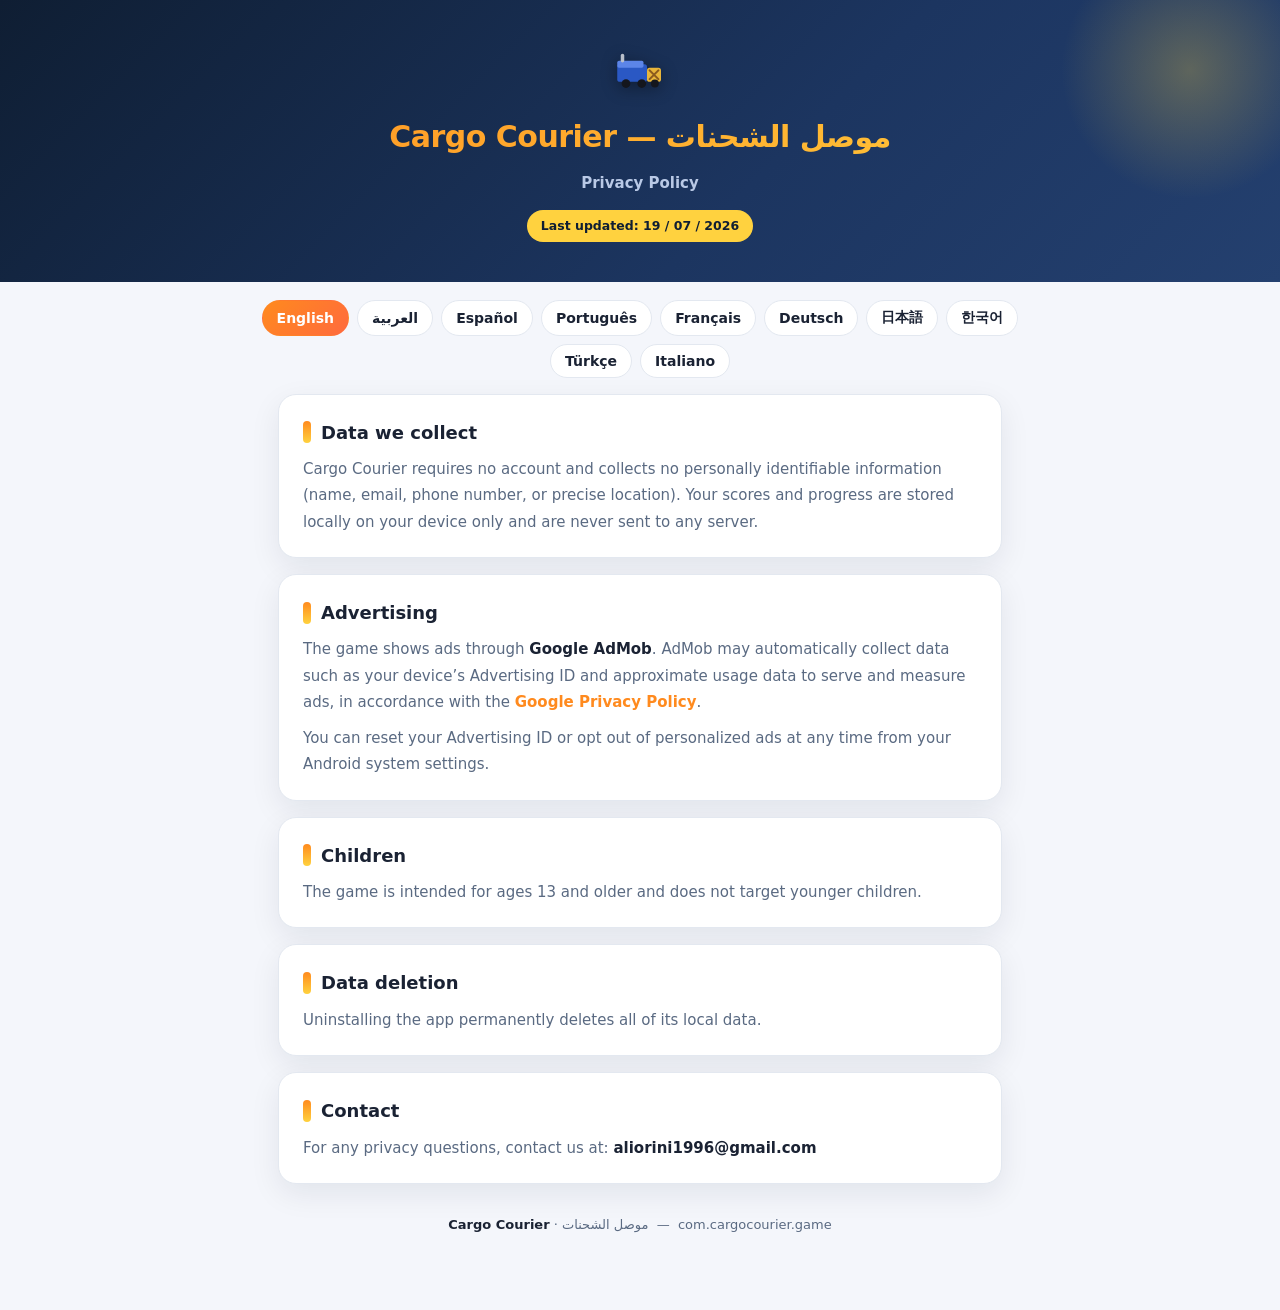
<file: index.html>
<!doctype html>
<html lang="en" dir="ltr">
<head>
<meta charset="utf-8">
<meta name="viewport" content="width=device-width, initial-scale=1">
<meta name="robots" content="noindex">
<title>Privacy Policy — Cargo Courier | سياسة الخصوصية — موصل الشحنات</title>
<style>
  :root {
    --navy: #0f1e33; --orange: #ff8a1e; --gold: #ffd23f;
    --ink: #1a2233; --muted: #5a6a82; --line: #e3e8f0; --card: #ffffff; --page: #f4f6fb;
  }
  @media (prefers-color-scheme: dark) {
    :root { --ink: #eaf0fb; --muted: #94a6c4; --line: #23324c; --card: #13233c; --page: #0b1626; }
  }
  * { box-sizing: border-box; }
  body {
    background: var(--page); color: var(--ink); margin: 0; padding: 0 0 60px;
    font-family: 'Segoe UI', 'Tajawal', system-ui, -apple-system, sans-serif; line-height: 1.75;
  }
  .hero {
    background: linear-gradient(135deg, #0f1e33 0%, #1c3560 60%, #24406f 100%);
    color: #fff; padding: 38px 22px 40px; text-align: center; position: relative; overflow: hidden;
  }
  .hero::after {
    content: ""; position: absolute; top: -60px; inset-inline-end: -40px; width: 260px; height: 260px;
    background: radial-gradient(circle, rgba(255,210,63,0.28), transparent 70%); pointer-events: none;
  }
  .badge svg { width: 56px; height: 56px; filter: drop-shadow(0 3px 8px rgba(0,0,0,0.35)); }
  .title {
    font-size: 30px; font-weight: 900; margin: 8px 0 0; letter-spacing: -0.5px;
    background: linear-gradient(135deg, var(--orange), var(--gold));
    -webkit-background-clip: text; background-clip: text; -webkit-text-fill-color: transparent;
  }
  .sub { margin: 6px 0 0; font-size: 15px; color: #b9c9e6; font-weight: 600; }
  .updated {
    display: inline-block; margin-top: 14px; font-size: 12.5px; font-weight: 700;
    color: #0f1e33; background: var(--gold); padding: 5px 14px; border-radius: 999px;
  }
  /* مبدّل اللغة */
  .langbar {
    max-width: 820px; margin: 18px auto 4px; padding: 0 14px;
    display: flex; flex-wrap: wrap; gap: 8px; justify-content: center;
  }
  .langbar button {
    padding: 8px 14px; border: 1px solid var(--line); border-radius: 999px;
    background: var(--card); color: var(--ink); font-family: inherit; font-size: 14px;
    font-weight: 700; cursor: pointer; transition: transform .08s;
  }
  .langbar button:hover { transform: translateY(-1px); }
  .langbar button.active {
    background: linear-gradient(135deg, var(--orange), #ff6a3d); color: #fff; border-color: transparent;
  }
  .wrap { max-width: 760px; margin: 16px auto 0; padding: 0 18px; }
  .card {
    background: var(--card); border: 1px solid var(--line); border-radius: 18px;
    padding: 22px 24px; margin-bottom: 16px; box-shadow: 0 10px 30px rgba(15,30,51,0.08);
  }
  .card h2 { font-size: 18px; font-weight: 800; margin: 0 0 8px; display: flex; align-items: center; gap: 10px; }
  .card h2 .tag { width: 8px; height: 22px; border-radius: 4px; background: linear-gradient(var(--orange), var(--gold)); flex-shrink: 0; }
  .card p { margin: 0; color: var(--muted); font-size: 15px; }
  .card p + p { margin-top: 10px; }
  .card a { color: var(--orange); font-weight: 700; text-decoration: none; }
  .card a:hover { text-decoration: underline; }
  .card b { color: var(--ink); }
  .foot { text-align: center; color: var(--muted); font-size: 13px; margin-top: 30px; padding: 0 18px; }
  .foot b { color: var(--ink); }
</style>
</head>
<body>
  <header class="hero">
    <div class="badge">
      <svg viewBox="0 0 64 64" xmlns="http://www.w3.org/2000/svg" aria-hidden="true">
        <rect x="6" y="30" width="34" height="20" rx="3" fill="#2a58c4"/>
        <rect x="6" y="26" width="30" height="8" rx="2" fill="#5c85e8"/>
        <rect x="40" y="34" width="16" height="16" rx="3" fill="#e8b53a"/>
        <path d="M43 37 53 47M53 37 43 47" stroke="#8a5a1e" stroke-width="2.4" stroke-linecap="round"/>
        <circle cx="16" cy="52" r="5" fill="#14161d"/><circle cx="34" cy="52" r="5" fill="#14161d"/><circle cx="49" cy="52" r="4.5" fill="#14161d"/>
        <rect x="10" y="18" width="4" height="10" rx="2" fill="#b9bfca"/>
      </svg>
    </div>
    <h1 class="title">Cargo Courier — موصل الشحنات</h1>
    <p class="sub" id="subtitle">Privacy Policy</p>
    <div class="updated"><span id="updatedLbl">Last updated</span>: 19 / 07 / 2026</div>
  </header>

  <nav class="langbar" id="langbar"></nav>

  <main class="wrap" id="content"></main>

  <p class="foot"><b>Cargo Courier</b> · موصل الشحنات &nbsp;—&nbsp; com.cargocourier.game</p>

<script>
const G = 'https://policies.google.com/privacy';
const T = {
  en: { name:'English', dir:'ltr', title:'Privacy Policy', updated:'Last updated',
    data_h:'Data we collect', data_p:"Cargo Courier requires no account and collects no personally identifiable information (name, email, phone number, or precise location). Your scores and progress are stored locally on your device only and are never sent to any server.",
    ads_h:'Advertising', ads_p1:'The game shows ads through <b>Google AdMob</b>. AdMob may automatically collect data such as your device’s Advertising ID and approximate usage data to serve and measure ads, in accordance with the <a href="'+G+'" target="_blank" rel="noopener">Google Privacy Policy</a>.', ads_p2:'You can reset your Advertising ID or opt out of personalized ads at any time from your Android system settings.',
    ch_h:'Children', ch_p:'The game is intended for ages 13 and older and does not target younger children.',
    del_h:'Data deletion', del_p:'Uninstalling the app permanently deletes all of its local data.',
    con_h:'Contact', con_p:'For any privacy questions, contact us at: <b>aliorini1996@gmail.com</b>' },
  ar: { name:'العربية', dir:'rtl', title:'سياسة الخصوصية', updated:'آخر تحديث',
    data_h:'البيانات التي نجمعها', data_p:'لعبة «موصل الشحنات» لا تطلب أي حساب، ولا تجمع أي بيانات شخصية تعريفية (اسم، بريد إلكتروني، رقم هاتف، أو موقع دقيق). نتائجك وتقدّمك في اللعبة تُحفَظ محليًا على جهازك فقط ولا تُرسَل إلى أي خادم.',
    ads_h:'الإعلانات', ads_p1:'تعرض اللعبة إعلانات عبر خدمة <b>Google AdMob</b>. قد تجمع AdMob تلقائيًا بيانات مثل «معرّف الإعلان» الخاص بجهازك وبيانات استخدام تقريبية، لعرض إعلانات ملائمة وقياس أدائها، وفق <a href="'+G+'" target="_blank" rel="noopener">سياسة خصوصية Google</a>.', ads_p2:'يمكنك في أي وقت إعادة تعيين «معرّف الإعلان» أو إلغاء تفعيل الإعلانات المخصّصة من إعدادات نظام أندرويد.',
    ch_h:'الأطفال', ch_p:'اللعبة مناسبة لعمر 13 عامًا فأكثر، ولا تستهدف الأطفال دون هذا العمر.',
    del_h:'حذف البيانات', del_p:'حذف التطبيق من جهازك يمحو كل بياناته المحلية نهائيًا.',
    con_h:'تواصل معنا', con_p:'لأي استفسار حول الخصوصية، راسلنا على: <b>aliorini1996@gmail.com</b>' },
  es: { name:'Español', dir:'ltr', title:'Política de privacidad', updated:'Última actualización',
    data_h:'Datos que recopilamos', data_p:'Cargo Courier no requiere cuenta y no recopila información de identificación personal (nombre, correo electrónico, número de teléfono o ubicación precisa). Tus puntuaciones y tu progreso se guardan solo localmente en tu dispositivo y nunca se envían a ningún servidor.',
    ads_h:'Publicidad', ads_p1:'El juego muestra anuncios a través de <b>Google AdMob</b>. AdMob puede recopilar automáticamente datos como el identificador de publicidad de tu dispositivo y datos de uso aproximados para mostrar y medir anuncios, de acuerdo con la <a href="'+G+'" target="_blank" rel="noopener">Política de privacidad de Google</a>.', ads_p2:'Puedes restablecer tu identificador de publicidad o desactivar los anuncios personalizados en cualquier momento desde la configuración de tu sistema Android.',
    ch_h:'Niños', ch_p:'El juego está destinado a mayores de 13 años y no está dirigido a niños más pequeños.',
    del_h:'Eliminación de datos', del_p:'Desinstalar la aplicación elimina permanentemente todos sus datos locales.',
    con_h:'Contacto', con_p:'Para cualquier pregunta sobre privacidad, contáctanos en: <b>aliorini1996@gmail.com</b>' },
  pt: { name:'Português', dir:'ltr', title:'Política de Privacidade', updated:'Última atualização',
    data_h:'Dados que coletamos', data_p:'O Cargo Courier não exige conta e não coleta informações de identificação pessoal (nome, e-mail, telefone ou localização precisa). Suas pontuações e seu progresso são armazenados apenas localmente no seu dispositivo e nunca são enviados a nenhum servidor.',
    ads_h:'Publicidade', ads_p1:'O jogo exibe anúncios pelo <b>Google AdMob</b>. O AdMob pode coletar automaticamente dados como o ID de publicidade do seu dispositivo e dados de uso aproximados para veicular e medir anúncios, de acordo com a <a href="'+G+'" target="_blank" rel="noopener">Política de Privacidade do Google</a>.', ads_p2:'Você pode redefinir seu ID de publicidade ou desativar os anúncios personalizados a qualquer momento nas configurações do sistema Android.',
    ch_h:'Crianças', ch_p:'O jogo é destinado a maiores de 13 anos e não é direcionado a crianças menores.',
    del_h:'Exclusão de dados', del_p:'Desinstalar o app exclui permanentemente todos os seus dados locais.',
    con_h:'Contato', con_p:'Para qualquer dúvida sobre privacidade, entre em contato: <b>aliorini1996@gmail.com</b>' },
  fr: { name:'Français', dir:'ltr', title:'Politique de confidentialité', updated:'Dernière mise à jour',
    data_h:'Données que nous collectons', data_p:"Cargo Courier ne nécessite aucun compte et ne collecte aucune information personnelle identifiable (nom, e-mail, numéro de téléphone ou localisation précise). Vos scores et votre progression sont enregistrés uniquement en local sur votre appareil et ne sont jamais envoyés à un serveur.",
    ads_h:'Publicité', ads_p1:'Le jeu affiche des publicités via <b>Google AdMob</b>. AdMob peut collecter automatiquement des données telles que l’identifiant publicitaire de votre appareil et des données d’utilisation approximatives pour diffuser et mesurer les publicités, conformément à la <a href="'+G+'" target="_blank" rel="noopener">Politique de confidentialité de Google</a>.', ads_p2:'Vous pouvez réinitialiser votre identifiant publicitaire ou désactiver les publicités personnalisées à tout moment dans les paramètres de votre système Android.',
    ch_h:'Enfants', ch_p:'Le jeu est destiné aux personnes de 13 ans et plus et ne cible pas les enfants plus jeunes.',
    del_h:'Suppression des données', del_p:"La désinstallation de l’application supprime définitivement toutes ses données locales.",
    con_h:'Contact', con_p:'Pour toute question sur la confidentialité, contactez-nous à : <b>aliorini1996@gmail.com</b>' },
  de: { name:'Deutsch', dir:'ltr', title:'Datenschutzerklärung', updated:'Zuletzt aktualisiert',
    data_h:'Daten, die wir erfassen', data_p:'Cargo Courier erfordert kein Konto und erfasst keine personenbezogenen Daten (Name, E-Mail, Telefonnummer oder genauer Standort). Deine Punktzahlen und dein Fortschritt werden nur lokal auf deinem Gerät gespeichert und niemals an einen Server gesendet.',
    ads_h:'Werbung', ads_p1:'Das Spiel zeigt Werbung über <b>Google AdMob</b>. AdMob kann automatisch Daten wie die Werbe-ID deines Geräts und ungefähre Nutzungsdaten erfassen, um Anzeigen auszuliefern und zu messen, gemäß der <a href="'+G+'" target="_blank" rel="noopener">Google-Datenschutzerklärung</a>.', ads_p2:'Du kannst deine Werbe-ID zurücksetzen oder personalisierte Werbung jederzeit in den Android-Systemeinstellungen deaktivieren.',
    ch_h:'Kinder', ch_p:'Das Spiel ist für Personen ab 13 Jahren bestimmt und richtet sich nicht an jüngere Kinder.',
    del_h:'Datenlöschung', del_p:'Das Deinstallieren der App löscht dauerhaft alle lokalen Daten.',
    con_h:'Kontakt', con_p:'Bei Fragen zum Datenschutz kontaktiere uns unter: <b>aliorini1996@gmail.com</b>' },
  ja: { name:'日本語', dir:'ltr', title:'プライバシーポリシー', updated:'最終更新',
    data_h:'収集するデータ', data_p:'Cargo Courier はアカウントを必要とせず、個人を特定できる情報（氏名、メール、電話番号、正確な位置情報）を収集しません。スコアと進行状況はお使いの端末内にのみ保存され、サーバーに送信されることはありません。',
    ads_h:'広告', ads_p1:'本ゲームは <b>Google AdMob</b> を通じて広告を表示します。AdMob は、広告の配信と測定のために、端末の広告 ID やおおよその利用データなどを自動的に収集する場合があります（<a href="'+G+'" target="_blank" rel="noopener">Google プライバシーポリシー</a>に準拠）。', ads_p2:'広告 ID のリセットやパーソナライズ広告のオプトアウトは、Android の設定からいつでも行えます。',
    ch_h:'お子様について', ch_p:'本ゲームは13歳以上を対象としており、それより幼いお子様を対象としていません。',
    del_h:'データの削除', del_p:'アプリをアンインストールすると、ローカルデータはすべて完全に削除されます。',
    con_h:'お問い合わせ', con_p:'プライバシーに関するお問い合わせは次までご連絡ください: <b>aliorini1996@gmail.com</b>' },
  ko: { name:'한국어', dir:'ltr', title:'개인정보처리방침', updated:'최종 업데이트',
    data_h:'수집하는 데이터', data_p:'Cargo Courier는 계정이 필요 없으며 개인 식별 정보(이름, 이메일, 전화번호, 정확한 위치)를 수집하지 않습니다. 점수와 진행 상황은 기기에만 로컬로 저장되며 어떤 서버로도 전송되지 않습니다.',
    ads_h:'광고', ads_p1:'이 게임은 <b>Google AdMob</b>을 통해 광고를 표시합니다. AdMob은 광고 게재 및 측정을 위해 기기의 광고 ID 및 대략적인 사용 데이터와 같은 정보를 자동으로 수집할 수 있습니다(<a href="'+G+'" target="_blank" rel="noopener">Google 개인정보처리방침</a> 준수).', ads_p2:'광고 ID 재설정 또는 맞춤 광고 거부는 Android 시스템 설정에서 언제든지 할 수 있습니다.',
    ch_h:'어린이', ch_p:'이 게임은 만 13세 이상을 대상으로 하며 그보다 어린 어린이를 대상으로 하지 않습니다.',
    del_h:'데이터 삭제', del_p:'앱을 삭제하면 모든 로컬 데이터가 영구적으로 삭제됩니다.',
    con_h:'문의', con_p:'개인정보 관련 문의는 다음으로 연락해 주세요: <b>aliorini1996@gmail.com</b>' },
  tr: { name:'Türkçe', dir:'ltr', title:'Gizlilik Politikası', updated:'Son güncelleme',
    data_h:'Topladığımız veriler', data_p:'Cargo Courier hesap gerektirmez ve kişisel olarak tanımlanabilir bilgi (ad, e-posta, telefon numarası veya kesin konum) toplamaz. Puanlarınız ve ilerlemeniz yalnızca cihazınızda yerel olarak saklanır ve hiçbir sunucuya gönderilmez.',
    ads_h:'Reklamlar', ads_p1:'Oyun, <b>Google AdMob</b> aracılığıyla reklam gösterir. AdMob, reklamları sunmak ve ölçmek için cihazınızın Reklam Kimliği ve yaklaşık kullanım verileri gibi verileri otomatik olarak toplayabilir (<a href="'+G+'" target="_blank" rel="noopener">Google Gizlilik Politikası</a> uyarınca).', ads_p2:'Reklam Kimliğinizi sıfırlayabilir veya kişiselleştirilmiş reklamları Android sistem ayarlarından istediğiniz zaman kapatabilirsiniz.',
    ch_h:'Çocuklar', ch_p:'Oyun 13 yaş ve üzeri içindir ve daha küçük çocukları hedeflemez.',
    del_h:'Veri silme', del_p:'Uygulamayı kaldırmak tüm yerel verilerini kalıcı olarak siler.',
    con_h:'İletişim', con_p:'Gizlilikle ilgili her türlü soru için bize ulaşın: <b>aliorini1996@gmail.com</b>' },
  it: { name:'Italiano', dir:'ltr', title:'Informativa sulla privacy', updated:'Ultimo aggiornamento',
    data_h:'Dati che raccogliamo', data_p:"Cargo Courier non richiede alcun account e non raccoglie informazioni personali identificabili (nome, e-mail, numero di telefono o posizione precisa). I tuoi punteggi e i tuoi progressi vengono salvati solo localmente sul tuo dispositivo e non vengono mai inviati a nessun server.",
    ads_h:'Pubblicità', ads_p1:"Il gioco mostra annunci tramite <b>Google AdMob</b>. AdMob può raccogliere automaticamente dati come l’ID pubblicità del tuo dispositivo e dati di utilizzo approssimativi per pubblicare e misurare gli annunci, in conformità con l’<a href=\""+G+"\" target=\"_blank\" rel=\"noopener\">Informativa sulla privacy di Google</a>.", ads_p2:'Puoi reimpostare il tuo ID pubblicità o disattivare gli annunci personalizzati in qualsiasi momento dalle impostazioni di sistema Android.',
    ch_h:'Bambini', ch_p:'Il gioco è destinato a persone di età pari o superiore a 13 anni e non è rivolto a bambini più piccoli.',
    del_h:'Eliminazione dei dati', del_p:"La disinstallazione dell’app elimina definitivamente tutti i suoi dati locali.",
    con_h:'Contatti', con_p:'Per qualsiasi domanda sulla privacy, contattaci a: <b>aliorini1996@gmail.com</b>' },
};
const ORDER = ['en','ar','es','pt','fr','de','ja','ko','tr','it'];

function render(code) {
  const t = T[code];
  document.documentElement.lang = code;
  document.documentElement.dir = t.dir;
  document.getElementById('subtitle').textContent = t.title;
  document.getElementById('updatedLbl').textContent = t.updated;
  const card = (h, ...ps) => '<section class="card"><h2><span class="tag"></span>'+h+'</h2>'+ps.map(p=>'<p>'+p+'</p>').join('')+'</section>';
  document.getElementById('content').innerHTML =
    card(t.data_h, t.data_p) + card(t.ads_h, t.ads_p1, t.ads_p2) +
    card(t.ch_h, t.ch_p) + card(t.del_h, t.del_p) + card(t.con_h, t.con_p);
  document.querySelectorAll('.langbar button').forEach(b => b.classList.toggle('active', b.dataset.l === code));
  try { localStorage.setItem('cc_priv_lang', code); } catch(e){}
}
const bar = document.getElementById('langbar');
ORDER.forEach(code => {
  const b = document.createElement('button');
  b.textContent = T[code].name; b.dataset.l = code; b.dir = T[code].dir;
  b.onclick = () => render(code);
  bar.appendChild(b);
});
// اللغة الأولية: المحفوظة، أو لغة المتصفح إن كانت مدعومة، وإلا الإنجليزية
let init = 'en';
try { const s = localStorage.getItem('cc_priv_lang'); if (s && T[s]) init = s; else { const n = (navigator.language||'en').slice(0,2); if (T[n]) init = n; } } catch(e){}
render(init);
</script>
</body>
</html>
</file>
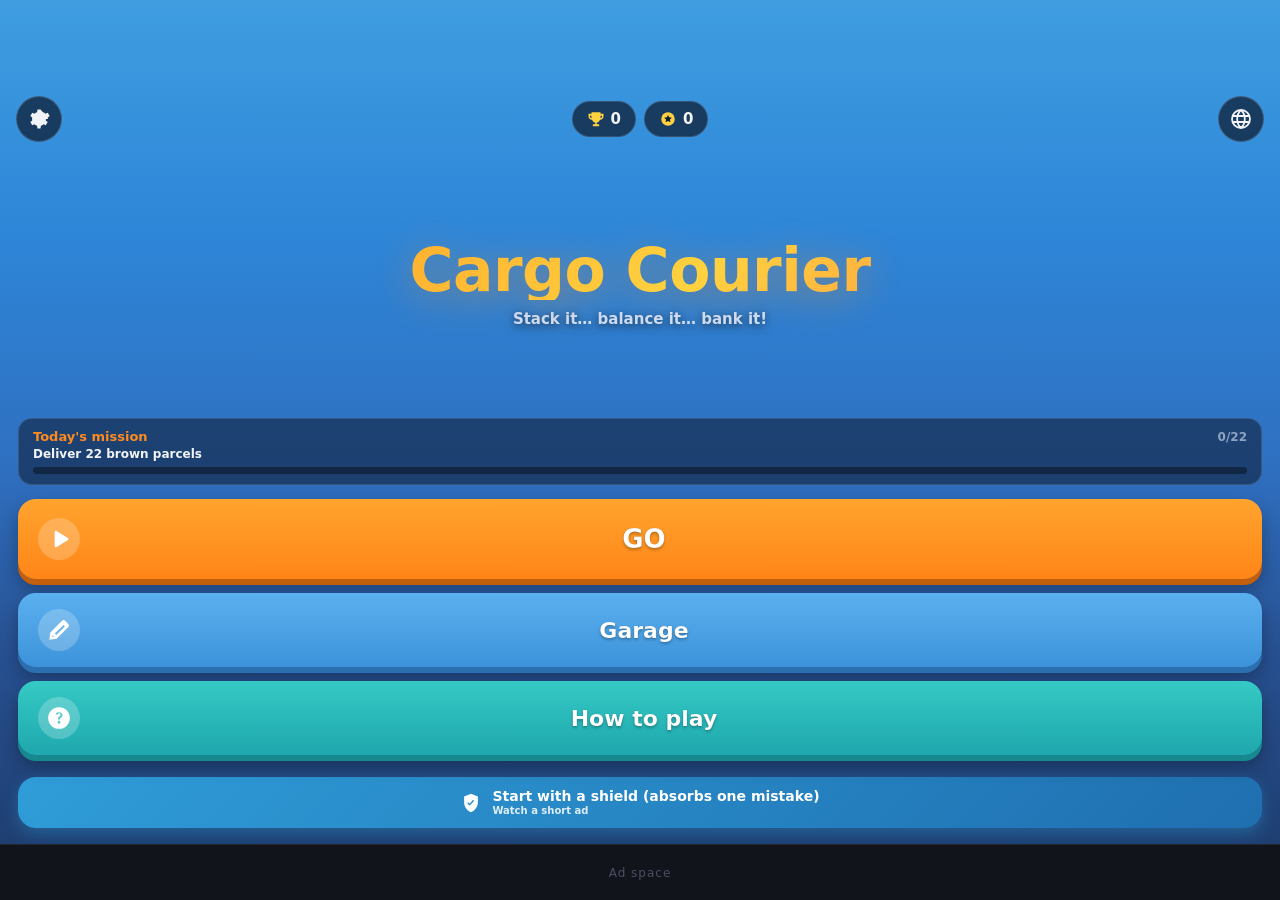
<file: play/index.html>
<!doctype html>
<html lang="en" dir="ltr">
  <head>
    <meta charset="UTF-8" />
    <meta
      name="viewport"
      content="width=device-width, initial-scale=1.0, maximum-scale=1.0, user-scalable=no, viewport-fit=cover"
    />
    <meta name="theme-color" content="#1b1e28" />
    <title>موصل الشحنات — Cargo Courier</title>
    <script type="module" crossorigin src="./assets/index-CVlJkyyn.js"></script>
    <link rel="stylesheet" crossorigin href="./assets/index-CjTwRHmb.css">
  </head>
  <body>
    <div id="app">
      <canvas id="game"></canvas>

      <!-- شريط علوي: النقاط + شريط تقدّم نحو الرقم القياسي -->
      <div id="hudTop" class="hud-top">
        <div class="best-chip">
          <svg viewBox="0 0 24 24" class="ic"><path fill="currentColor" d="M6 3h12v2h4v3.2c0 2.6-2 4.7-4.6 4.9A6 6 0 0 1 13 16.9V19h3.2v2.5H7.8V19H11v-2.1a6 6 0 0 1-4.4-3.8C4 12.9 2 10.8 2 8.2V5h4V3zm-2 4.5v.7c0 1.2.8 2.2 2 2.6V7.5H4zm16 0h-2v3.3c1.2-.4 2-1.4 2-2.6v-.7z"/></svg>
          <span id="bestTop">0</span>
        </div>
        <div class="score-wrap">
          <div id="score" class="score">0</div>
          <div id="recordWrap" class="record-wrap">
            <div id="recordFill" class="record-fill"></div>
          </div>
        </div>
        <div id="modeChip" class="mode-chip"></div>
        <button id="pauseBtn" class="pause-btn" aria-label="pause">
          <svg viewBox="0 0 24 24" class="ic"><rect x="5.5" y="4" width="4.5" height="16" rx="1.6" fill="currentColor"/><rect x="14" y="4" width="4.5" height="16" rx="1.6" fill="currentColor"/></svg>
        </button>
      </div>

      <div id="hintLayer" class="hint-layer"></div>

      <!-- الشاشة الرئيسية — واجهة احترافية فوق مشهد الطريق الحيّ -->
      <div id="menu" class="overlay menu-home show">
        <div class="home-scrim"></div>

        <!-- الشريط العلوي: إعدادات · إحصاءات · لغة -->
        <div class="home-top">
          <button id="settingsBtn" class="icon-btn" aria-label="settings">
            <svg viewBox="0 0 24 24"><path fill="currentColor" d="M12 8.5a3.5 3.5 0 1 0 0 7 3.5 3.5 0 0 0 0-7zm8.9 3.5c0-.5-.05-1-.13-1.5l1.9-1.45-1.9-3.3-2.24.9a7 7 0 0 0-2.6-1.5L13.5 2.5h-3l-.43 2.65a7 7 0 0 0-2.6 1.5l-2.24-.9-1.9 3.3L5.23 10.5c-.08.5-.13 1-.13 1.5s.05 1 .13 1.5l-1.9 1.45 1.9 3.3 2.24-.9a7 7 0 0 0 2.6 1.5l.43 2.65h3l.43-2.65a7 7 0 0 0 2.6-1.5l2.24.9 1.9-3.3-1.9-1.45c.08-.5.13-1 .13-1.5z"/></svg>
          </button>
          <div class="home-chips">
            <div class="chip">
              <svg viewBox="0 0 24 24"><path fill="currentColor" d="M6 3h12v2h4v3.2c0 2.6-2 4.7-4.6 4.9A6 6 0 0 1 13 16.9V19h3.2v2.5H7.8V19H11v-2.1a6 6 0 0 1-4.4-3.8C4 12.9 2 10.8 2 8.2V5h4V3zm-2 4.5v.7c0 1.2.8 2.2 2 2.6V7.5H4zm16 0h-2v3.3c1.2-.4 2-1.4 2-2.6v-.7z"/></svg>
              <span id="menuBest">0</span>
            </div>
            <div class="chip chip-coins">
              <svg viewBox="0 0 24 24"><circle cx="12" cy="12" r="9" fill="currentColor"/><path fill="#0f1e33" d="m12 6.5 1.6 3.3 3.6.5-2.6 2.5.6 3.6-3.2-1.7-3.2 1.7.6-3.6-2.6-2.5 3.6-.5z"/></svg>
              <span id="menuCoins">0</span>
            </div>
          </div>
          <button id="langBtn" class="icon-btn" aria-label="language">
            <svg viewBox="0 0 24 24"><path fill="none" stroke="currentColor" stroke-width="1.8" d="M12 3a9 9 0 1 0 0 18 9 9 0 0 0 0-18zm0 0c2.5 2.3 3.8 5.6 3.8 9s-1.3 6.7-3.8 9c-2.5-2.3-3.8-5.6-3.8-9S9.5 5.3 12 3zM3.5 9h17M3.5 15h17"/></svg>
          </button>
        </div>

        <!-- الشعار -->
        <div class="home-hero">
          <h1 class="home-logo" data-i18n="title">Cargo Courier</h1>
          <p class="home-tagline" data-i18n="tagline"></p>
        </div>

        <!-- المنطقة السفلية: مهمة رفيعة + أزرار كبيرة متراصّة -->
        <div class="home-bottom">
          <div class="mission home-mission">
            <div class="mission-head">
              <span class="mission-title" data-i18n="missionTitle"></span>
              <span id="missionProg" class="mission-prog">0/0</span>
            </div>
            <div id="missionTxt" class="mission-txt"></div>
            <div class="mission-bar"><div id="missionFill" class="mission-fill"></div></div>
            <button id="missionClaim" class="btn-mission" style="display:none"></button>
          </div>

          <div class="menu-btns">
            <button id="playBtn" class="menu-btn mb-play">
              <span id="playBadge" class="mb-badge" style="display:none"></span>
              <span class="mb-ic"><svg viewBox="0 0 24 24"><path fill="currentColor" d="M8 5.4v13.2c0 .8.9 1.3 1.6.9l10.6-6.6c.7-.4.7-1.4 0-1.8L9.6 4.5c-.7-.4-1.6.1-1.6.9z"/></svg></span>
              <span class="mb-label" data-i18n="play"></span>
            </button>

            <button id="garageBtn" class="menu-btn mb-blue">
              <span class="mb-ic"><svg viewBox="0 0 24 24"><path fill="currentColor" d="M17.6 3.4a2 2 0 0 0-2.8 0L4 14.2 3 21l6.8-1L20.6 9.2a2 2 0 0 0 0-2.8l-3-3zM6.6 18.6l-1.2-1.2.6-.6 1.2 1.2-.6.6zm10.9-9.9-8 8-1.4-1.4 8-8 1.4 1.4z"/></svg></span>
              <span class="mb-label" data-i18n="garageBtn"></span>
            </button>

            <button id="howBtn" class="menu-btn mb-teal">
              <span class="mb-ic"><svg viewBox="0 0 24 24"><path fill="currentColor" d="M12 2a10 10 0 1 0 0 20 10 10 0 0 0 0-20zm0 15.2a1.3 1.3 0 1 1 0-2.6 1.3 1.3 0 0 1 0 2.6zm1.8-5.6c-.7.5-.9.8-.9 1.4v.4h-1.8v-.5c0-1.2.5-1.9 1.4-2.5.7-.5 1-.8 1-1.4 0-.7-.6-1.2-1.4-1.2-.7 0-1.3.4-1.5 1.2l-1.7-.5C9.2 7.6 10.4 6.7 12 6.7c1.8 0 3.2 1.1 3.2 2.8 0 1.2-.6 1.8-1.4 2.3z"/></svg></span>
              <span class="mb-label" data-i18n="howBtn"></span>
            </button>
          </div>

          <button id="shieldBtn" class="btn btn-shield">
            <svg viewBox="0 0 24 24" class="ic"><path fill="currentColor" d="M12 2 4.5 5v6.1c0 4.8 3.2 9.3 7.5 10.9 4.3-1.6 7.5-6.1 7.5-10.9V5L12 2zm3.4 7.6-4.1 4.7a1 1 0 0 1-1.5 0l-1.9-2.1 1.2-1.1 1.5 1.6 3.6-4.2 1.2 1.1z"/></svg>
            <span class="shield-txt"><span id="shieldMain"></span><small id="shieldSub"></small></span>
          </button>
        </div>
      </div>

      <!-- شاشة الخسارة -->
      <div id="deadScreen" class="overlay">
        <div class="panel">
          <div id="newBest" class="new-best">
            <svg viewBox="0 0 24 24" class="ic"><path fill="currentColor" d="m12 2.4 2.9 5.9 6.5 1-4.7 4.6 1.1 6.5L12 17.3l-5.8 3.1 1.1-6.5L2.6 9.3l6.5-1z"/></svg>
            <span data-i18n="newBest"></span>
          </div>
          <div id="deadReason" class="dead-reason"></div>
          <div class="dead-score-big" id="deadScore">0</div>
          <div class="dead-sub"><span data-i18n="pts"></span> &nbsp;·&nbsp; <span data-i18n="bestLbl"></span> <b id="deadBest">0</b></div>

          <button id="reviveBtn" class="btn btn-revive">
            <svg viewBox="0 0 24 24" class="ic revive-ic"><path fill="currentColor" d="M8 5.4v13.2c0 .8.9 1.3 1.6.9l10.6-6.6c.7-.4.7-1.4 0-1.8L9.6 4.5c-.7-.4-1.6.1-1.6.9z"/></svg>
            <span class="revive-txt"><span data-i18n="reviveMain"></span><small data-i18n="reviveSub"></small></span>
          </button>

          <button id="doubleBtn" class="btn btn-double">
            <svg viewBox="0 0 24 24" class="ic"><path fill="currentColor" d="M12 2a7 7 0 0 1 7 7c0 2.4-1.2 4.5-3 5.7V17a2 2 0 0 1-2 2h-4a2 2 0 0 1-2-2v-2.3A7 7 0 0 1 12 2zm-2 19h4v1.5a1.5 1.5 0 0 1-1.5 1.5h-1A1.5 1.5 0 0 1 10 22.5V21z"/></svg>
            <span class="revive-txt"><span data-i18n="doubleMain"></span><small data-i18n="doubleSub"></small></span>
          </button>

          <button id="retryBtn" class="btn btn-giant">
            <svg viewBox="0 0 24 24" class="ic"><path fill="none" stroke="currentColor" stroke-width="2.6" stroke-linecap="round" d="M19.3 12a7.3 7.3 0 1 1-2.5-5.5"/><path fill="currentColor" d="M20.6 2.8v5.4h-5.4z"/></svg>
            <span data-i18n="retry"></span>
          </button>
          <button id="menuBtn" class="btn-link" data-i18n="menuLbl"></button>
        </div>
      </div>

      <!-- الإيقاف المؤقت -->
      <div id="pauseScreen" class="overlay">
        <div class="panel">
          <h2 class="pause-title" data-i18n="pauseTitle"></h2>
          <p class="pause-sub" data-i18n="pauseSub"></p>
          <button id="resumeBtn" class="btn btn-giant">
            <svg viewBox="0 0 24 24" class="ic"><path fill="currentColor" d="M8 5.4v13.2c0 .8.9 1.3 1.6.9l10.6-6.6c.7-.4.7-1.4 0-1.8L9.6 4.5c-.7-.4-1.6.1-1.6.9z"/></svg>
            <span data-i18n="resume"></span>
          </button>
          <button id="pauseMenuBtn" class="btn-link" data-i18n="quit"></button>
        </div>
      </div>

      <div id="countdown" class="countdown"></div>

      <!-- الإعدادات -->
      <div id="settingsScreen" class="overlay">
        <div class="panel">
          <h2 class="panel-title" data-i18n="settingsTitle"></h2>
          <div class="setting-row">
            <span class="setting-name"><svg viewBox="0 0 24 24" class="ic"><path fill="currentColor" d="M4 9v6h4l5 5V4L8 9H4zm13.5 3a4.5 4.5 0 0 0-2.5-4v8a4.5 4.5 0 0 0 2.5-4zM15 3.2v2.1c2.9.9 5 3.5 5 6.7s-2.1 5.8-5 6.7v2.1c4-.9 7-4.5 7-8.8s-3-7.9-7-8.8z"/></svg><span data-i18n="soundLabel"></span></span>
            <button id="soundToggle" class="toggle" aria-label="sound"><span class="knob"></span></button>
          </div>
          <div class="setting-row">
            <span class="setting-name"><svg viewBox="0 0 24 24" class="ic"><path fill="currentColor" d="M0 12l3-4v8zm24 0l-3 4V8zM16 3H8a2 2 0 0 0-2 2v14a2 2 0 0 0 2 2h8a2 2 0 0 0 2-2V5a2 2 0 0 0-2-2zm0 15H8V6h8z"/></svg><span data-i18n="vibrateLabel"></span></span>
            <button id="vibrateToggle" class="toggle" aria-label="vibrate"><span class="knob"></span></button>
          </div>
          <button id="settingsLangBtn" class="setting-link">
            <svg viewBox="0 0 24 24" class="ic"><path fill="none" stroke="currentColor" stroke-width="1.8" d="M12 3a9 9 0 1 0 0 18 9 9 0 0 0 0-18zm0 0c2.5 2.3 3.8 5.6 3.8 9s-1.3 6.7-3.8 9c-2.5-2.3-3.8-5.6-3.8-9S9.5 5.3 12 3zM3.5 9h17M3.5 15h17"/></svg>
            <span data-i18n="langLabel"></span>
          </button>
          <a class="setting-link" href="https://aliorini1996-sudo.github.io/cargo-courier/" target="_blank" rel="noopener">
            <svg viewBox="0 0 24 24" class="ic"><path fill="currentColor" d="M14 2H6a2 2 0 0 0-2 2v16a2 2 0 0 0 2 2h12a2 2 0 0 0 2-2V8l-6-6zm2 16H8v-2h8v2zm0-4H8v-2h8v2zm-3-5V3.5L18.5 9H13z"/></svg>
            <span data-i18n="privacyLabel"></span>
          </a>
          <button id="settingsClose" class="btn btn-giant" data-i18n="closeBtn"></button>
        </div>
      </div>

      <!-- كيفية اللعب -->
      <div id="howScreen" class="overlay">
        <div class="panel">
          <h2 class="panel-title" data-i18n="howTitle"></h2>
          <div class="rules">
            <div class="rule">
              <span class="dot dot-o"></span><span class="dot dot-w"></span><span class="dot dot-b"></span>
              <span data-i18n="rule1"></span>
            </div>
            <div class="rule"><span class="dot dot-k"></span> <span data-i18n="rule2"></span></div>
            <div class="rule rule-ctl">
              <svg viewBox="0 0 24 24" class="ic"><path fill="currentColor" d="M7.4 8.6 4 12l3.4 3.4 1.4-1.4-1-1h8.4l-1 1 1.4 1.4L20 12l-3.4-3.4-1.4 1.4 1 1H7.8l1-1z"/></svg>
              <span data-i18n="ctlSwipe"></span>
            </div>
            <div class="rule rule-ctl">
              <svg viewBox="0 0 24 24" class="ic"><path fill="none" stroke="currentColor" stroke-width="2" stroke-linecap="round" d="M8 7a4.2 4.2 0 0 1 8.4 0"/><path fill="currentColor" d="M11 7a1.3 1.3 0 0 1 2.6 0v6l2.9.8c1 .3 1.6 1.2 1.4 2.2l-.5 2.6c-.2.9-1 1.6-1.9 1.6h-4.2c-.6 0-1.1-.2-1.5-.7l-3.2-3.9c-.5-.6-.4-1.5.2-2 .5-.4 1.3-.4 1.8.1l1.4 1.4z"/></svg>
              <span data-i18n="ctlTap"></span>
            </div>
          </div>
          <button id="howClose" class="btn btn-giant" data-i18n="closeBtn"></button>
        </div>
      </div>

      <!-- المرآب / ورشة الطلاء -->
      <div id="garageScreen" class="overlay">
        <div class="panel">
          <h2 class="panel-title" data-i18n="garageTitle"></h2>
          <div class="store-head" data-i18n="storeTitle"></div>
          <div id="paintRow" class="paint-row"></div>
          <button id="garageClose" class="btn btn-giant" data-i18n="closeBtn"></button>
        </div>
      </div>

      <!-- مبدّل اللغة: عشر لغات -->
      <div id="langScreen" class="overlay">
        <div class="panel lang-panel">
          <h2 id="langTitle" class="lang-panel-title">Language</h2>
          <div id="langGrid" class="lang-grid"></div>
          <button id="langClose" class="btn-link">✕</button>
        </div>
      </div>

      <div id="banner" class="banner" data-i18n="banner"></div>
    </div>

  </body>
</html>
</file>
<file: play/assets/index-CjTwRHmb.css>
:root{--bg: #0f1e33;--panel: rgba(13, 27, 48, .95);--orange: #ff8a1e;--brown: #b9854a;--gold: #ffd23f;--text: #f2f4f7;--muted: #8fa3c0;--banner-h: 56px}*{margin:0;padding:0;box-sizing:border-box;-webkit-tap-highlight-color:transparent;-webkit-user-select:none;user-select:none}html,body{width:100%;height:100%;overflow:hidden;background:var(--bg);color:var(--text);font-family:Tajawal,Segoe UI,system-ui,sans-serif;overscroll-behavior:none;touch-action:none}#app{position:fixed;inset:0}#game{position:absolute;top:0;left:0;width:100%;height:calc(100% - var(--banner-h) - env(safe-area-inset-bottom));display:block}.hud-top{position:absolute;top:0;left:0;right:0;display:flex;align-items:center;justify-content:space-between;padding:max(12px,env(safe-area-inset-top)) 14px 6px;pointer-events:none;opacity:0;transition:opacity .2s}.hud-top.show{opacity:1}.score-wrap{position:absolute;left:50%;transform:translate(-50%);text-align:center}.score{font-size:44px;font-weight:900;line-height:1;text-shadow:0 3px 10px rgba(0,0,0,.6)}.best-chip{background:#00000059;border:1px solid rgba(255,255,255,.12);border-radius:20px;padding:6px 12px;font-size:14px;font-weight:800}.pause-btn{pointer-events:auto;width:42px;height:42px;border:1px solid rgba(255,255,255,.15);border-radius:50%;background:#00000059;color:var(--text);font-size:17px;display:grid;place-items:center;cursor:pointer}.record-wrap{display:none;width:92px;height:5px;margin:5px auto 0;border-radius:4px;background:#0006;overflow:hidden}.record-wrap.show{display:block}.record-fill{height:100%;width:0%;border-radius:4px;background:linear-gradient(90deg,#7fb2ff,#b58bff);transition:width .15s linear}.record-fill.gold{background:linear-gradient(90deg,#ffd23f,#ff9d2e);box-shadow:0 0 8px #ffd23fe6}.overlay{position:absolute;inset:0;display:none;align-items:center;justify-content:center;padding:18px;padding-bottom:calc(var(--banner-h) + 18px);background:#0c0d1699;backdrop-filter:blur(3px);z-index:10}.overlay.show{display:flex;animation:fadeIn .15s ease}@keyframes fadeIn{0%{opacity:0}to{opacity:1}}.panel{width:100%;max-width:350px;background:var(--panel);border:1px solid rgba(255,255,255,.1);border-radius:24px;padding:24px 20px;text-align:center;box-shadow:0 20px 60px #0000008c;animation:rise .16s ease}@keyframes rise{0%{transform:translateY(14px);opacity:.6}to{transform:none;opacity:1}}.logo{font-size:42px;font-weight:900;padding:0 46px;background:linear-gradient(135deg,var(--orange),#ffd23f 55%,var(--brown));-webkit-background-clip:text;background-clip:text;-webkit-text-fill-color:transparent;filter:drop-shadow(0 4px 12px rgba(255,140,26,.35));pointer-events:none}.tagline{color:var(--muted);font-size:15px;margin:4px 0 16px}.rules{display:flex;flex-direction:column;gap:8px;margin-bottom:16px}.rule{font-size:14px;color:var(--text);display:flex;align-items:center;justify-content:center;gap:6px;flex-wrap:wrap}.rule-ctl{color:var(--muted);font-size:13px}.dot{width:15px;height:15px;border-radius:4px;display:inline-block;box-shadow:0 1px 4px #0006}.dot-o{background:#b9854a}.dot-w{background:#ffd23f}.dot-b{background:#8a5f2e}.dot-k{background:#111318;border:1px solid rgba(255,80,80,.8)}.menu-stats{display:flex;gap:10px;margin-bottom:18px}.mstat{flex:1;background:#00000047;border-radius:14px;padding:11px 6px}.mstat-label{display:block;font-size:11px;color:var(--muted)}.mstat-value{display:block;font-size:23px;font-weight:800;margin-top:2px}.ic{width:1em;height:1em;display:inline-block;vertical-align:-.14em;flex-shrink:0}.best-chip{display:inline-flex;align-items:center;gap:5px}.best-chip .ic{color:#ffd23f}.rule-ctl .ic{width:18px;height:18px}.new-best .ic{color:#ffd23f}.btn-giant{display:flex;align-items:center;justify-content:center;gap:10px}.btn-giant .ic{width:26px;height:26px}.btn{width:100%;border:none;border-radius:18px;font-family:inherit;color:#fff;cursor:pointer;margin-top:10px;transition:transform .08s,filter .15s}.btn:active{transform:scale(.96)}.btn-giant{padding:19px;font-size:24px;font-weight:900;background:linear-gradient(135deg,var(--orange),#ff6a3d);box-shadow:0 10px 26px #ff8c1a73}.btn-revive{display:none;align-items:center;justify-content:center;gap:12px;padding:13px;font-size:16px;font-weight:800;background:linear-gradient(135deg,#23d18b,#12a46a);box-shadow:0 8px 20px #12a46a66}.btn-revive.show{display:flex}.btn-revive.loading{filter:grayscale(.6);pointer-events:none}.revive-ic{width:22px;height:22px}.revive-txt{display:flex;flex-direction:column;line-height:1.2;text-align:right}.revive-txt small{font-size:11px;opacity:.85;font-weight:600}.btn-link{background:none;border:none;color:var(--muted);font-family:inherit;font-size:14px;font-weight:700;margin-top:12px;cursor:pointer;text-decoration:underline;text-underline-offset:4px}.new-best{display:none;color:#ffd23f;font-weight:800;font-size:16px;margin-bottom:4px}.new-best.show{display:block}.dead-reason{color:var(--muted);font-size:15px;font-weight:700}.dead-score-big{font-size:64px;font-weight:900;line-height:1.1;margin-top:6px;background:linear-gradient(135deg,#fff,var(--orange));-webkit-background-clip:text;background-clip:text;-webkit-text-fill-color:transparent}.dead-sub{color:var(--muted);font-size:14px;margin-bottom:14px}.pause-title{font-size:26px}.pause-sub{color:var(--muted);font-size:14px;margin:6px 0 12px}.countdown{position:absolute;inset:0;display:none;place-items:center;font-size:110px;font-weight:900;color:#fff;text-shadow:0 6px 24px rgba(0,0,0,.7);z-index:20;pointer-events:none}.countdown.show{display:grid}.hint-layer{position:absolute;bottom:calc(var(--banner-h) + 34%);left:0;right:0;text-align:center;pointer-events:none;opacity:0;transition:opacity .25s;z-index:5}.hint-layer.show{opacity:1}.hint-ic{animation:bounce .9s infinite}.hint-ic svg{width:46px;height:46px;color:#ffe38a;filter:drop-shadow(0 2px 6px rgba(0,0,0,.7))}.hint-tx{font-size:17px;font-weight:800;text-shadow:0 2px 8px rgba(0,0,0,.8)}@keyframes bounce{0%,to{transform:translateY(0)}50%{transform:translateY(-8px)}}.banner{position:absolute;left:0;right:0;bottom:0;height:calc(var(--banner-h) + env(safe-area-inset-bottom));padding-bottom:env(safe-area-inset-bottom);background:#12141c;border-top:1px solid rgba(255,255,255,.07);display:grid;place-items:center;color:#4a4f63;font-size:12px;letter-spacing:1px;z-index:30}.mode-row{display:flex;gap:6px;margin-bottom:6px}.mode-btn{flex:1;padding:8px 4px;border:1px solid rgba(255,255,255,.14);border-radius:11px;background:#00000047;color:var(--muted);font-family:inherit;font-size:12px;font-weight:800;cursor:pointer}.mode-btn.sel{background:linear-gradient(135deg,var(--orange),#ff6a3d);color:#fff;border-color:transparent}.mode-desc{font-size:11px;color:var(--muted);margin-bottom:10px;min-height:14px}.mode-chip{display:none;place-items:center;min-width:34px;height:34px;padding:0 6px;border-radius:50%;border:2px solid rgba(255,255,255,.8);color:#fff;font-size:13px;font-weight:900;box-shadow:0 2px 10px #0006}.lang-btn{position:absolute;top:10px;inset-inline-start:10px;width:40px;height:40px;display:grid;place-items:center;border:1px solid rgba(255,255,255,.18);border-radius:50%;background:#0000004d;color:var(--text);cursor:pointer;z-index:5}.lang-btn svg{width:22px;height:22px}.panel{position:relative}.lang-panel{max-width:380px}.lang-panel-title{font-size:22px;margin-bottom:14px}.lang-grid{display:grid;grid-template-columns:1fr 1fr;gap:8px;margin-bottom:8px}.lang-opt{padding:13px 10px;border:1px solid rgba(255,255,255,.14);border-radius:13px;background:#00000047;color:var(--text);font-family:inherit;font-size:15px;font-weight:700;cursor:pointer;transition:transform .08s}.lang-opt:active{transform:scale(.96)}.lang-opt.sel{background:linear-gradient(135deg,var(--orange),#ff6a3d);border-color:transparent;color:#fff}.mission{background:#00000042;border:1px solid rgba(255,255,255,.08);border-radius:14px;padding:10px 12px;margin-bottom:12px;text-align:right}[dir=ltr] .mission{text-align:left}.mission-head{display:flex;justify-content:space-between;align-items:center}.mission-title{font-size:12px;font-weight:800;color:var(--orange)}.mission-prog{font-size:12px;font-weight:800;color:var(--muted)}.mission-txt{font-size:14px;font-weight:700;margin:3px 0 7px}.mission-bar{height:7px;border-radius:5px;background:#0006;overflow:hidden}.mission-fill{height:100%;width:0%;border-radius:5px;background:linear-gradient(90deg,#ffd23f,var(--orange));transition:width .3s}.btn-mission{width:100%;margin-top:9px;padding:9px;border:none;border-radius:11px;font-family:inherit;font-size:14px;font-weight:800;color:#fff;background:linear-gradient(135deg,#23d18b,#12a46a);cursor:pointer}.btn-mission:disabled{background:#ffffff1f;color:var(--muted);cursor:default}.store-head{font-size:11px;color:var(--muted);margin-bottom:7px}.paint-row{display:flex;justify-content:center;gap:8px;margin-bottom:12px}.paint{position:relative;width:40px;height:40px;border-radius:12px;border:2px solid rgba(255,255,255,.18);background:linear-gradient(145deg,var(--pc),color-mix(in srgb,var(--pc) 60%,black));cursor:pointer;transition:transform .1s}.paint:active{transform:scale(.92)}.paint.sel{border-color:#fff;box-shadow:0 0 10px #ffffff8c}.paint:not(.owned){opacity:.85}.paint-price{position:absolute;bottom:-7px;left:50%;transform:translate(-50%);background:#14161f;border:1px solid rgba(255,255,255,.2);border-radius:8px;padding:1px 6px;font-size:9px;font-weight:800;color:#ffd23f;white-space:nowrap}.paint.deny{animation:deny .3s}@keyframes deny{25%{transform:translate(-4px)}75%{transform:translate(4px)}}.btn-shield{display:flex;align-items:center;justify-content:center;gap:10px;padding:11px;font-size:14px;font-weight:800;background:linear-gradient(135deg,#2f9dd8,#1f6fb0);box-shadow:0 6px 16px #2f9dd859}.btn-shield .ic{width:22px;height:22px}.btn-shield.ready{background:linear-gradient(135deg,#23d18b,#12a46a)}.btn-shield.loading{filter:grayscale(.6);pointer-events:none}.shield-txt{display:flex;flex-direction:column;line-height:1.2;text-align:right}[dir=ltr] .shield-txt{text-align:left}.shield-txt small{font-size:10px;opacity:.85;font-weight:600}.btn-double{display:none;align-items:center;justify-content:center;gap:12px;padding:12px;font-size:15px;font-weight:800;background:linear-gradient(135deg,#b06fe8,#7a3fc9);box-shadow:0 8px 20px #7a3fc966}.btn-double.show{display:flex}.btn-double.loading{filter:grayscale(.6);pointer-events:none}.btn-double .ic{width:22px;height:22px}.mstat-coins{color:#ffd23f}.mock-ad{position:fixed;inset:0;z-index:100;display:grid;place-items:center;background:#000000e0}.mock-ad__box{width:min(86vw,330px);background:#20232f;border:1px solid rgba(255,255,255,.12);border-radius:20px;padding:26px 20px;text-align:center}.mock-ad__tag{font-size:13px;color:var(--muted);letter-spacing:1px}.mock-ad__spin{width:52px;height:52px;margin:18px auto;border:4px solid rgba(255,255,255,.15);border-top-color:var(--orange);border-radius:50%;animation:spin .8s linear infinite}@keyframes spin{to{transform:rotate(360deg)}}.mock-ad__count{font-size:38px;font-weight:900}.mock-ad__hint{font-size:12px;color:var(--muted);margin:10px 0 16px}.mock-ad__skip{width:100%;padding:13px;border:none;border-radius:14px;font-size:16px;font-weight:800;font-family:inherit;color:#fff;background:#33374a;opacity:.5;cursor:not-allowed}.mock-ad__skip.ready{opacity:1;cursor:pointer;background:linear-gradient(135deg,#23d18b,#12a46a)}.menu-home{flex-direction:column;justify-content:space-between;align-items:stretch;padding:0;backdrop-filter:none;background:linear-gradient(180deg,#3f9de0,#2e86d8,#2f6fc0 52%,#274f8f 74%,#1c3a68);overflow:hidden}.home-scrim{position:absolute;inset:0;pointer-events:none;background:radial-gradient(150px 150px at 82% 12%,#fff0bee6,#fff0be00 70%),radial-gradient(90px 42px at 22% 16%,#ffffffd9,#fff0 72%),radial-gradient(120px 52px at 70% 26%,#ffffffb3,#fff0 74%),radial-gradient(70px 34px at 40% 30%,#fff9,#fff0 72%)}.home-scrim:after{content:"";position:absolute;left:50%;bottom:0;width:150%;height:46%;transform:translate(-50%);background:linear-gradient(180deg,#141e3200,#141e328c 60%,#0f1628e6);clip-path:polygon(38% 0,62% 0,100% 100%,0 100%)}.menu-home>*{position:relative;z-index:1}.home-top{display:flex;align-items:center;justify-content:space-between;gap:10px;padding:max(14px,env(safe-area-inset-top)) 16px 8px}.icon-btn{width:46px;height:46px;flex-shrink:0;display:grid;place-items:center;border:1px solid rgba(255,255,255,.16);border-radius:50%;background:#0d1b30b8;color:var(--text);cursor:pointer;transition:transform .1s,background .15s}.icon-btn:active{transform:scale(.92)}.icon-btn svg{width:24px;height:24px}.home-chips{display:flex;gap:8px}.chip{display:inline-flex;align-items:center;gap:6px;padding:8px 14px;border-radius:22px;background:#0d1b30b8;border:1px solid rgba(255,255,255,.12);font-size:15px;font-weight:800;font-variant-numeric:tabular-nums}.chip svg{width:18px;height:18px;color:var(--gold)}.chip-coins svg{color:var(--gold)}.home-hero{text-align:center;padding:8px 20px;animation:heroFloat 4s ease-in-out infinite}@keyframes heroFloat{0%,to{transform:translateY(0)}50%{transform:translateY(-8px)}}.home-logo{font-size:clamp(38px,13vw,60px);font-weight:900;line-height:1;margin:0;letter-spacing:-.5px;background:linear-gradient(135deg,var(--orange),var(--gold) 55%,#ff6a3d);-webkit-background-clip:text;background-clip:text;-webkit-text-fill-color:transparent;filter:drop-shadow(0 6px 18px rgba(255,140,26,.45));text-wrap:balance}.home-tagline{margin:10px 0 0;font-size:15px;font-weight:700;color:#cdddf5;text-shadow:0 2px 8px rgba(0,0,0,.6)}.home-bottom{display:flex;flex-direction:column;gap:12px;padding:0 18px calc(var(--banner-h) + 16px)}.home-mission{margin:0 0 2px;padding:10px 14px;background:#0d1b308c;border:1px solid rgba(255,255,255,.12)}.home-mission .mission-txt{font-size:12px;margin:3px 0 6px}.home-mission .mission-title{font-size:13px}.menu-btns{display:flex;flex-direction:column;gap:14px}.menu-btn{position:relative;display:flex;align-items:center;gap:8px;width:100%;padding:16px 20px;border:none;border-radius:18px;font-family:inherit;font-size:22px;font-weight:900;color:#fff;cursor:pointer;box-shadow:0 6px 0 var(--btn-edge),0 10px 18px #0000004d;transition:transform .08s,box-shadow .08s;-webkit-text-stroke:.5px rgba(0,0,0,.12)}.menu-btn:active{transform:translateY(4px);box-shadow:0 2px 0 var(--btn-edge),0 5px 10px #0000004d}.mb-ic{display:grid;place-items:center;width:42px;height:42px;flex-shrink:0;border-radius:50%;background:#ffffff38}.mb-ic svg{width:26px;height:26px;color:#fff}.mb-label{flex:1;text-align:center;text-shadow:0 2px 3px rgba(0,0,0,.25);padding-inline-end:42px}.mb-play{--btn-edge: #c25f0c;background:linear-gradient(180deg,#ffa42e,#ff8517);font-size:26px;padding:19px 20px;animation:playGlow 2.4s ease-in-out infinite}@keyframes playGlow{0%,to{box-shadow:0 6px 0 var(--btn-edge),0 10px 22px #ff8c1a66}50%{box-shadow:0 6px 0 var(--btn-edge),0 12px 30px #ff8c1abf}}.mb-blue{--btn-edge: #2b6fb0;background:linear-gradient(180deg,#5ab0ee,#3d93da)}.mb-teal{--btn-edge: #16888e;background:linear-gradient(180deg,#35c9c4,#1fa8ae)}.mb-badge{position:absolute;top:-8px;inset-inline-start:12px;background:linear-gradient(135deg,#ff4d6d,#d61f4a);color:#fff;font-size:11px;font-weight:800;padding:3px 9px;border-radius:10px;box-shadow:0 3px 8px #00000059;z-index:2}.panel-title{font-size:24px;font-weight:900;margin:0 0 16px;text-align:center}.setting-row{display:flex;align-items:center;justify-content:space-between;padding:14px 4px;border-bottom:1px solid rgba(255,255,255,.08);font-size:16px;font-weight:700}.setting-name{display:inline-flex;align-items:center;gap:10px}.setting-name .ic{width:22px;height:22px;color:var(--muted)}.toggle{width:54px;height:30px;border-radius:16px;border:none;background:#ffffff29;position:relative;cursor:pointer;transition:background .2s;flex-shrink:0}.toggle .knob{position:absolute;top:3px;inset-inline-start:3px;width:24px;height:24px;border-radius:50%;background:#fff;transition:transform .2s}.toggle.on{background:linear-gradient(135deg,#23d18b,#12a46a)}.toggle.on .knob{transform:translate(24px)}[dir=rtl] .toggle.on .knob{transform:translate(-24px)}.setting-link{display:flex;align-items:center;gap:12px;width:100%;padding:14px 4px;border:none;border-bottom:1px solid rgba(255,255,255,.08);background:none;color:var(--text);font-family:inherit;font-size:16px;font-weight:700;cursor:pointer;text-decoration:none}.setting-link .ic{width:22px;height:22px;color:var(--muted)}
</file>
